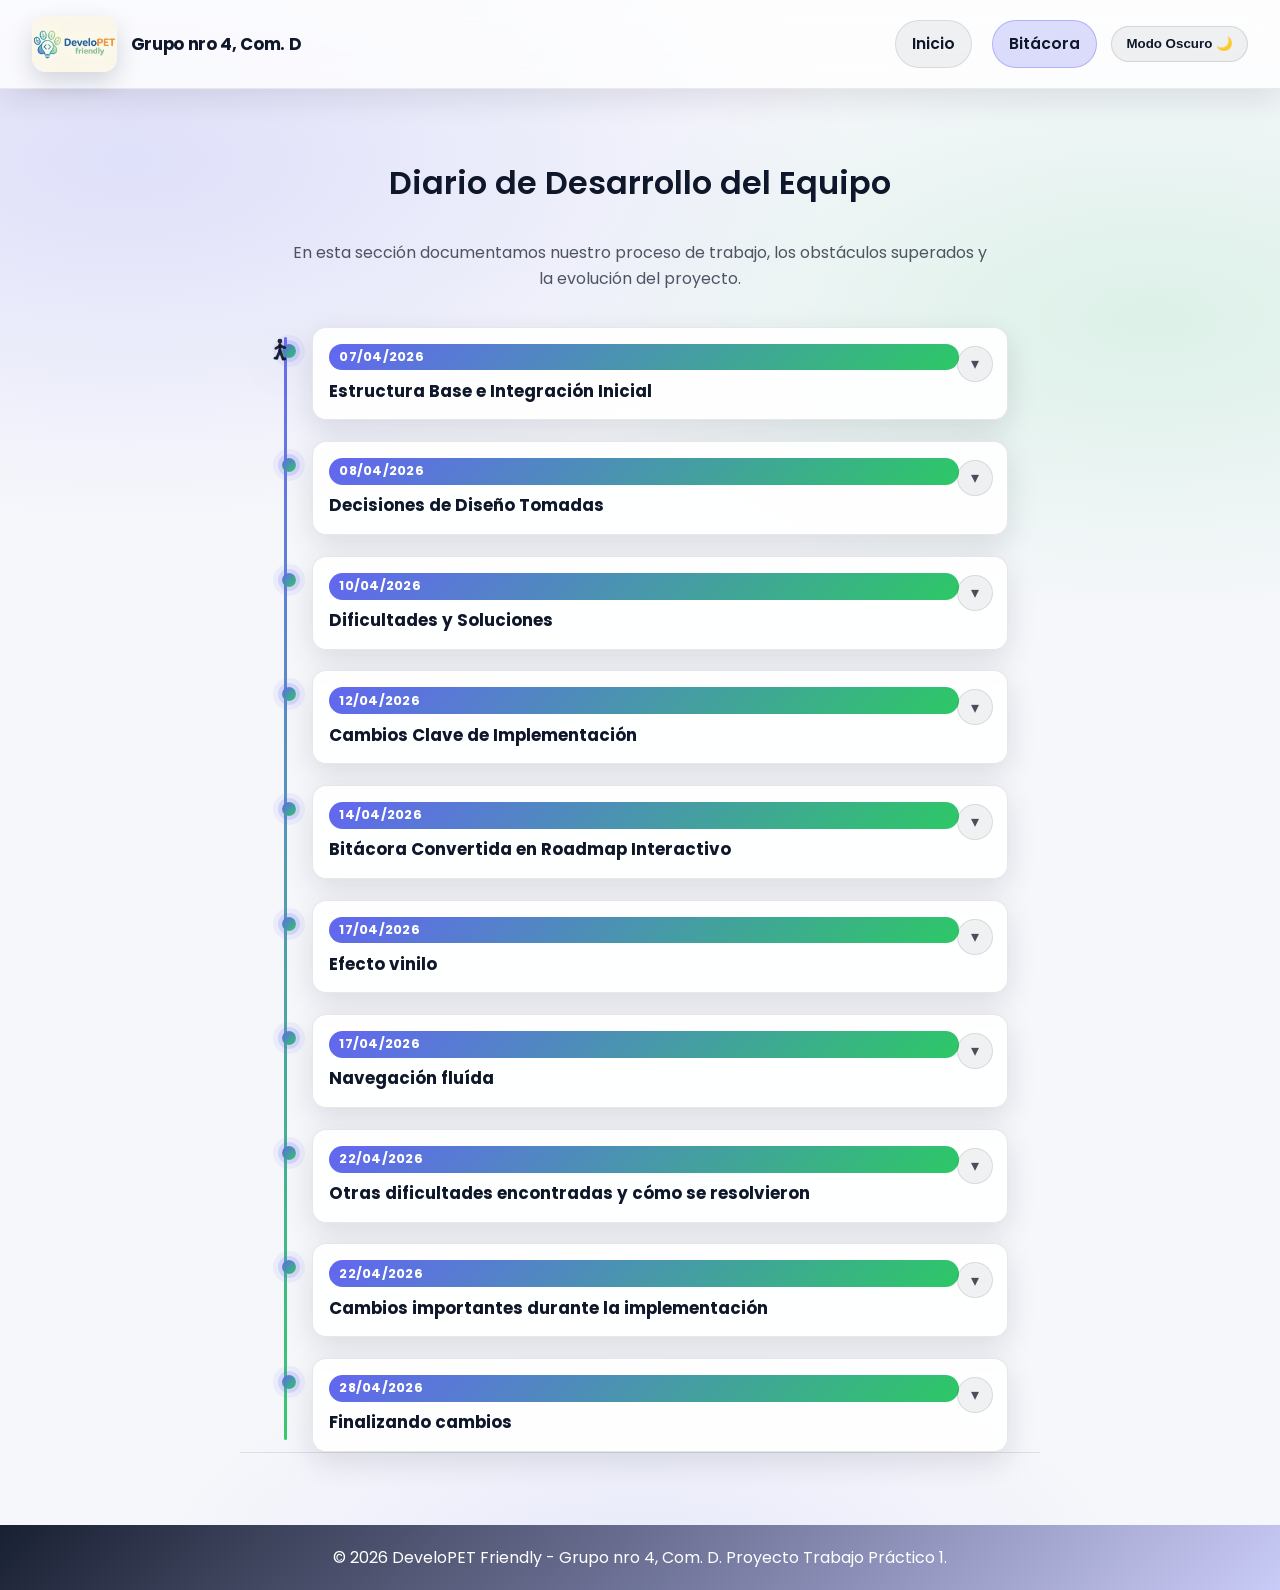
<file: bitacora.html>
<!DOCTYPE html>
<html lang="es">
<head>
    <meta charset="UTF-8">
    <meta name="viewport" content="width=device-width, initial-scale=1.0">
    <title>Bitácora de Desarrollo - DeveloPET Friendly - Grupo nro 4, Com. D</title>
    <link rel="preconnect" href="https://fonts.googleapis.com">
    <link rel="preconnect" href="https://fonts.gstatic.com" crossorigin>
    <link href="https://fonts.googleapis.com/css2?family=Poppins:wght@300;400;500;600;700&family=Roboto:wght@400;700&display=swap" rel="stylesheet">
    <link rel="stylesheet" href="css/styles.css">
</head>
<body class="page-bitacora">
    <header class="site-header">
        <div class="site-brand">
            <a class="brand" href="index.html" aria-label="Ir al inicio">
                <img src="img/logodev.jpeg" alt="Logo DeveloPET Friendly">
                <span class="brand-title">Grupo nro 4, Com. D</span>
           </a>
        </div>
        
        <nav class="site-nav" aria-label="Navegación principal">
            <ul class="site-links">
                <li><a href="index.html">Inicio</a></li>
                <li><a href="bitacora.html" aria-current="page">Bitácora</a></li>
            </ul>
            <button id="btn-theme" type="button">Modo Oscuro</button>
        </nav>
    </header>

    <main>
        <section class="section bitacora-container">
            <h2>Diario de Desarrollo del Equipo</h2>
            <p class="lead">En esta sección documentamos nuestro proceso de trabajo, los obstáculos superados y la evolución del proyecto.</p>

            <section class="roadmap" aria-label="Roadmap de la bitácora">




                <details class="roadmap-step">
                    <summary class="roadmap-summary">
                        <span class="roadmap-date">07/04/2026</span>
                        <span class="roadmap-title"> Estructura Base e Integración Inicial</span>
                    </summary>
                    <div class="roadmap-content">
                        <p>Creación del repositorio inicial y estructuración de los directorios (css, img, js). Inicio del archivo README. </p>
                    </div>
                </details>

               <details class="roadmap-step">
                    <summary class="roadmap-summary">
                        <span class="roadmap-date">08/04/2026</span>
                        <span class="roadmap-title">Decisiones de Diseño Tomadas </span>
                    </summary>
                    <div class="roadmap-content">
                        <p>Unificamos perfiles bajo la temática "DeveloPET Friendly" y elegimos CSS Grid para una portada más ordenada, con mejor control responsive en tarjetas y columnas.</p>
                    </div>
                </details>


                <details class="roadmap-step">
                    <summary class="roadmap-summary">
                        <span class="roadmap-date">10/04/2026</span>
                        <span class="roadmap-title">Dificultades y Soluciones</span>
                    </summary>
                    <div class="roadmap-content">
                        <p>Integramos archivos e imágenes en una estructura única, consolidamos estilos en `styles.css` con variables CSS y definimos un nav global fijo para navegación consistente.</p>
                    </div>
                </details>

                <details class="roadmap-step">
                    <summary class="roadmap-summary">
                        <span class="roadmap-date">12/04/2026</span>
                        <span class="roadmap-title">Cambios Clave de Implementación</span>
                    </summary>
                    <div class="roadmap-content">
                        <p>Migramos los perfiles al repositorio local, reemplazamos enlaces externos por navegación interna y refactorizamos el CSS con apoyo de IA para mejorar limpieza y mantenibilidad.</p>
                    </div>
                </details>

                <details class="roadmap-step">
                    <summary class="roadmap-summary">
                        <span class="roadmap-date">14/04/2026</span>
                        <span class="roadmap-title">Bitácora Convertida en Roadmap Interactivo</span>
                    </summary>
                    <div class="roadmap-content">
                        <p>Transformamos la bitácora en un roadmap visual con pasos por fecha, tooltips en hover/focus y ajustes responsive para mobile, mejorando la experiencia y la claridad del progreso del proyecto.</p>
                    </div>
                </details>




          <details class="roadmap-step">
                    <summary class="roadmap-summary">
                        <span class="roadmap-date">17/04/2026</span>
                        <span class="roadmap-title">Efecto vinilo</span>
                    </summary>
                    <div class="roadmap-content">
                        <p>En portafolio de Braian se agregaron detalles inmersivos como el efecto "vinilo" en las secciones de discos musicales, carruseles interactivos y un roadmap temporal..</p>
                    </div>
                </details>


          <details class="roadmap-step">
                    <summary class="roadmap-summary">
                        <span class="roadmap-date">17/04/2026</span>
                        <span class="roadmap-title">Navegación fluída</span>
                    </summary>
                    <div class="roadmap-content">
                        <p>Para cumplir con el requerimiento de no obligar al usuario a usar el botón "Atrás"del navegador, implementamos un menú hamburguesa desplegable nativo (Vanilla JS) y botones flotantes de "Volver al Inicio".</p>
                    </div>
                </details>


          <details class="roadmap-step">
                    <summary class="roadmap-summary">
                        <span class="roadmap-date">22/04/2026</span>
                        <span class="roadmap-title">Otras dificultades encontradas y cómo se resolvieron</span>
                    </summary>
                    <div class="roadmap-content">
                        <p>Durante la integración de los menús hamburguesa y los carruseles, enfrentamos problemas de desbordamiento. Se resolvió reajustando los breakpoints globales a 400px, 900px y 1200px para garantizar la visualización en móviles y tablets.</p>
                    </div>
                </details>

         <details class="roadmap-step">
                    <summary class="roadmap-summary">
                        <span class="roadmap-date">22/04/2026</span>
                        <span class="roadmap-title">Cambios importantes durante la implementación</span>
                    </summary>
                    <div class="roadmap-content">
                        <p>Se refactorizó el código de las cabeceras en los distintos HTML, asegurando que todos los perfiles tuvieran el menú colapsable funcional (dropdown). Se ajustó la lógica en JavaScript con EventListeners para que los menús móviles se cierren automáticamente al tocar enlaces ancla internos, mejorando la UX.</p>
                    </div>
                </details>

           <details class="roadmap-step">
                    <summary class="roadmap-summary">
                        <span class="roadmap-date">28/04/2026</span>
                        <span class="roadmap-title">Finalizando cambios</span>
                    </summary>
                    <div class="roadmap-content">
                        <p>Actualización del archivo README con los últimos cambios, agregando capturas de pantalla.</p>
                    </div>
                </details>
      

    </section>
        </section>
    </main>

    <footer>
        <p>&copy; 2026 DeveloPET Friendly - Grupo nro 4, Com. D. Proyecto Trabajo Práctico 1.</p>
    </footer>

    <script src="js/main.js"></script>
</body>
</html>
</file>
<file: css/styles.css>
/* =========================================
   1. RESET Y VARIABLES GLOBALES
   ========================================= */
* {
    margin: 0;
    padding: 0;
    box-sizing: border-box;
}

:root {
    /* Variables generales y del Index/Bitácora */
    --bg-color: #f6f7fb;
    --text-color: #0f172a;
    --header-bg: rgba(255, 255, 255, 0.78);
    --card-bg: rgba(255, 255, 255, 0.9);
    --primary-color: #0f172a;
    --hover-color: #111827;
    --secondary-color: #6366f1;

    /* Variables del portafolio individual */
    --accent-color: #22c55e;
    --light-bg: rgba(15, 23, 42, 0.04);
    --white: #ffffff;
    --shadow: 0 10px 30px rgba(15, 23, 42, 0.12);
    --transition: all 0.25s ease;
    --radius: 16px;
}

/* Variables para el Modo Oscuro */
body.dark-mode {
    --bg-color: #0b1020;
    --text-color: #e7eaf3;
    --header-bg: rgba(17, 24, 39, 0.72);
    --card-bg: rgba(17, 24, 39, 0.85);
    --primary-color: #6366f1;
    --hover-color: #4f46e5;
    --secondary-color: #6366f1;
    --light-bg: rgba(231, 234, 243, 0.06);
    --white: #0f172a;
}

/* =========================================
   2. ESTILOS BASE Y ESTRUCTURA (STICKY FOOTER)
   ========================================= */
body {
    font-family: 'Poppins', 'Roboto', sans-serif;
    /* Poppins principal, Roboto fallback */
    background-color: var(--bg-color);
    background-image:
        radial-gradient(1200px 600px at 10% 10%, rgba(99, 102, 241, 0.16), transparent 60%),
        radial-gradient(1000px 500px at 90% 20%, rgba(34, 197, 94, 0.12), transparent 60%),
        radial-gradient(900px 450px at 50% 100%, rgba(99, 102, 241, 0.10), transparent 55%);
    color: var(--text-color);
    line-height: 1.6;
    transition: background-color 0.3s ease, color 0.3s ease;

    /* Sticky Footer: Empuja el footer siempre abajo */
    min-height: 100vh;
    display: flex;
    flex-direction: column;
}

main {
    flex: 1;
    /* Ocupa el espacio restante */
    padding: 1.5rem 0 2.5rem;
}

.page-bitacora .lead {
    text-align: center;
    margin: 1rem auto 2rem;
    max-width: 70ch;
    color: rgba(15, 23, 42, 0.72);
}

body.dark-mode.page-bitacora .lead {
    color: rgba(231, 234, 243, 0.76);
}

.page-home main,
.page-bitacora main {
    padding-top: 2.25rem;
}

body.page-braian {
    --bg: #0b0f1a;
    --bg-2: #131a2b;
    --accent: #00e5ff;
    --accent-2: #7a29ff;
    --text: #e6f1ff;
    background: radial-gradient(1200px 600px at 20% 0%, #0f1730 0%, var(--bg) 60%) fixed,
        linear-gradient(160deg, var(--bg-2), var(--bg));
    color: var(--text);
    font-family: "Ubuntu", system-ui, -apple-system, "Segoe UI", Roboto, "Helvetica Neue", Arial, "Noto Sans", "Apple Color Emoji", "Segoe UI Emoji";
    overflow-x: hidden;
}

body.page-braian main {
    padding: 0;
}

body.page-braian .album-carousel {
    width: min(560px, 100%);
    margin: 0 auto;
    border-radius: 18px;
    overflow: hidden;
    border: 1px solid rgba(0, 229, 255, 0.12);
    box-shadow: 0 12px 30px rgba(0, 0, 0, 0.35);
    background: rgba(11, 15, 26, 0.55);
}

body.page-braian .album-carousel .carousel-item {
    min-height: clamp(260px, 62vw, 420px);
}

body.page-braian .album-carousel .album-slide {
    min-height: clamp(260px, 62vw, 420px);
    display: flex;
    align-items: center;
    justify-content: center;
    padding: 18px 0 78px;
}

body.page-braian .album-carousel .album-cover {
    width: auto;
    height: auto;
    max-width: 82%;
    max-height: clamp(240px, 58vw, 380px);
    border-radius: 16px;
    object-fit: contain;
    box-shadow: 0 18px 45px rgba(0, 0, 0, 0.35);
}

body.page-braian .album-carousel .vinyl-card {
    --vinyl-size: clamp(240px, 68vw, 380px);
    width: var(--vinyl-size);
    height: var(--vinyl-size);
    position: relative;
    display: grid;
    place-items: center;
    cursor: pointer;
    user-select: none;
    border-radius: 18px;
    outline: none;
}

body.page-braian .album-carousel .vinyl-card:focus-visible {
    outline: 3px solid rgba(0, 229, 255, 0.35);
    outline-offset: 6px;
}

body.page-braian .album-carousel .vinyl-disc {
    position: absolute;
    inset: 0;
    display: grid;
    place-items: center;
    z-index: 1;
    transform: translateX(-18%);
    transition: transform 0.35s ease;
}

body.page-braian .album-carousel .vinyl-disc__surface {
    width: 88%;
    height: 88%;
    border-radius: 999px;
    background:
        radial-gradient(circle at 40% 35%, rgba(255, 255, 255, 0.20), rgba(0, 0, 0, 0) 42%),
        repeating-radial-gradient(circle, rgba(255, 255, 255, 0.06) 0 2px, rgba(0, 0, 0, 0.92) 2px 6px),
        radial-gradient(circle, rgba(0, 0, 0, 0.96) 0 58%, rgba(10, 12, 18, 1) 72%, rgba(0, 0, 0, 1) 100%);
    box-shadow: 0 18px 50px rgba(0, 0, 0, 0.45);
    position: relative;
    transform-origin: center;
}

body.page-braian .album-carousel .vinyl-disc__surface::before {
    content: "";
    position: absolute;
    inset: 38%;
    border-radius: 999px;
    background: radial-gradient(circle at 35% 35%, rgba(0, 229, 255, 0.35), rgba(122, 41, 255, 0.22));
    border: 1px solid rgba(231, 234, 243, 0.18);
    box-shadow: 0 0 0 6px rgba(0, 0, 0, 0.35);
}

body.page-braian .album-carousel .vinyl-disc__surface::after {
    content: "";
    position: absolute;
    inset: 49.5%;
    border-radius: 999px;
    background: rgba(231, 234, 243, 0.85);
    box-shadow: 0 0 0 10px rgba(0, 0, 0, 0.22);
}

body.page-braian .album-carousel .vinyl-cover {
    position: relative;
    z-index: 2;
    width: 84%;
    max-width: none;
    max-height: 90%;
    transition: transform 0.35s ease, box-shadow 0.35s ease;
    will-change: transform;
}

body.page-braian .album-carousel .vinyl-card.is-active .vinyl-cover,
body.page-braian .album-carousel .vinyl-card:hover .vinyl-cover,
body.page-braian .album-carousel .vinyl-card:focus-visible .vinyl-cover {
    transform: translateX(16%);
    box-shadow: 0 22px 60px rgba(0, 0, 0, 0.45);
}

body.page-braian .album-carousel .vinyl-card.is-active .vinyl-disc,
body.page-braian .album-carousel .vinyl-card:hover .vinyl-disc,
body.page-braian .album-carousel .vinyl-card:focus-visible .vinyl-disc {
    transform: translateX(-34%);
}

body.page-braian .album-carousel .vinyl-card.is-active .vinyl-disc__surface,
body.page-braian .album-carousel .vinyl-card:hover .vinyl-disc__surface,
body.page-braian .album-carousel .vinyl-card:focus-visible .vinyl-disc__surface {
    animation: vinyl-spin 1.55s linear infinite;
}

@keyframes vinyl-spin {
    to {
        transform: rotate(360deg);
    }
}

@media (prefers-reduced-motion: reduce) {
    body.page-braian .album-carousel .vinyl-card.is-active .vinyl-disc__surface,
    body.page-braian .album-carousel .vinyl-card:hover .vinyl-disc__surface,
    body.page-braian .album-carousel .vinyl-card:focus-visible .vinyl-disc__surface {
        animation: none;
    }
}

body.page-braian .album-carousel .carousel-caption {
    left: 0;
    right: 0;
    bottom: 0;
    padding: 18px 20px;
    text-align: left;
    background: linear-gradient(180deg, rgba(11, 15, 26, 0) 0%, rgba(11, 15, 26, 0.82) 72%, rgba(11, 15, 26, 0.92) 100%);
}

/*==================================
   PORTAFOLIOS INDIVIDUAL (VERÓNICA)
  ==================================*/

body.page-veronica {
    font-family: "EB Garamond", serif;
    font-size: 1.2rem;
    margin: 0;
    padding: 20px;
    color: #333;
    background-image: url("../img/fondo.png");
    background-repeat: repeat;
    background-size: 700px;
}

body.page-veronica::before {
    content: "";
    position: fixed;
    inset: 0;
    background-color: rgba(255, 255, 255, 0.7);
    z-index: -1;
}

body.page-veronica .contenedor {
    max-width: 1300px;
    margin: 0 auto;
    padding: 0.5rem;
}

body.page-veronica main {
    padding: 0;
}

body.page-veronica header h1 {
    font-family: "Delius Unicase", cursive;
}

body.page-veronica header,
body.page-veronica footer {
    background-color: #457272;
    color: #ffffff;
    text-align: center;
    padding: 1rem;
}

body.page-veronica footer {
    margin-top: 0;
    background: #457272;
}

body.page-veronica nav {
    position: sticky;
    top: 0;
    z-index: 50;
}

body.page-veronica nav ul {
    display: flex;
    justify-content: space-around;
    list-style: none;
    background-color: #3c6e71;
    padding: 0.5rem;
    margin: 0;
}

body.page-veronica nav ul li a {
    color: #ffffff;
    text-decoration: none;
    margin: 0 1rem;
    font-size: 1.2rem;
    transition: color 0.3s ease;
}

body.page-veronica nav ul li a:hover {
    color: #d9d9d9;
}

body.page-veronica .menu-toggle {
    display: none;
    background: none;
    border: none;
    color: white;
    font-size: 2rem;
    cursor: pointer;
    padding: 10px 15px;
}

body.page-veronica section {
    margin-bottom: 2rem;
    scroll-margin-top: 50px;
}

body.page-veronica h2 {
    font-size: 1.2rem;
    border: 2px solid #747976;
    padding: 2px;
    background-color: #dce4df;
    margin: 20px 0;
    text-indent: 5px;
    transition: filter 0.3s ease;
}

body.page-veronica h2:hover {
    filter: brightness(1.2) contrast(1.3) saturate(1.5);
}

body.page-veronica .icono-h2 {
    width: 24px;
    height: 24px;
    vertical-align: middle;
    margin-right: 8px;
    display: inline-block;
}

body.page-veronica img {
    max-width: 100%;
    height: auto;
    display: block;
}

body.page-veronica .sobre-mi-contenido {
    display: flex;
    align-items: center;
    gap: 30px;
}

body.page-veronica .sobre-mi-contenido img {
    max-width: 200px;
    height: auto;
    border-radius: 100px;
    flex-shrink: 0;
    transition: transform 0.5s ease;
}

body.page-veronica .sobre-mi-contenido img:hover {
    transform: rotate(360deg);
}


body.page-veronica .sobre-mi-contenido p {
    margin: 0;
    font-size: 1.5rem;
    align-self: center;
    text-align: justify;
}

body.page-veronica .tarjetas-container {
    display: flex;
    gap: 10rem;
    justify-content: center;
    flex-wrap: wrap;
    width: 100%;
}

body.page-veronica .peliculas-container {
    display: flex;
    gap: 5rem;
    justify-content: center;
    flex-wrap: wrap;
    width: 100%;
}

body.page-veronica .tarjeta,
body.page-veronica .pelicula {
    background-color: rgba(191, 214, 211, 0.3);
    padding: 2rem;
    border-radius: 8px;
    margin-bottom: 20px;
    transition: transform 0.3s ease;
    text-align: justify;
}

body.page-veronica .pelicula {
    display: flex;
    flex-direction: column;
    justify-content: flex-start;
    align-items: center;
    gap: 0.5rem;
    flex-wrap: wrap;
    max-width: 500px;
    flex: 1 1 250px;
}

body.page-veronica .tarjeta {
    display: flex;
    flex-direction: row;
    align-items: center;
    gap: 1rem;
    max-width: 500px;
}

body.page-veronica .tarjeta:hover,
body.page-veronica .pelicula:hover {
    transform: scale(1.05);
}

body.page-veronica .pelicula h3 {
    align-self: center;
    margin-bottom: 0;
}

body.page-veronica .pelicula img {
    max-width: 60%;
    align-self: center;
}

body.page-veronica .tarjeta img {
    max-width: 40%;
}

body.page-veronica #mi-manada .manada-contenedor {
    display: flex;
    justify-content: space-around;
    gap: 1.875rem;
    flex-wrap: wrap;
}

body.page-veronica #mi-manada .mascota {
    text-align: center;
    position: relative;
}

body.page-veronica #mi-manada .mascota img {
    width: 11rem;
    height: 14rem;
    border-radius: 1rem;
    /* esquinas suaves */
}

body.page-veronica #mi-manada .mascota p {
    margin-top: 0.5rem;
}

body.page-veronica #mi-manada .mascota img.latido {
    animation: latido 1s ease;
    box-shadow: 0 0 20px rgba(13, 212, 73, 0.6);
}

@keyframes latido {
    0% {
        transform: scale(1);
    }

    50% {
        transform: scale(1.2);
    }

    100% {
        transform: scale(1);
    }
}

.patita {
    position: absolute;
    font-size: 2.5rem;
    pointer-events: none;
    animation: flotar 1s ease forwards;
    text-shadow: 0 0 8px black;
    opacity: 1;
}

@keyframes flotar {
    0% {
        opacity: 1;
        transform: translateY(0) scale(1.2);
        /* 👈 arranca más visible */
    }

    20% {
        opacity: 1;
    }

    100% {
        opacity: 0;
        transform: translateY(-50px) scale(1.5);
    }
}

body.page-veronica form {
    display: flex;
    flex-direction: column;
    max-width: 300px;
    margin: 0 auto;
}

body.page-veronica form input,
body.page-veronica form button {
    margin: 0.5rem 0;
    padding: 0.5rem;
    font-family: inherit;
    font-size: 1rem;
}

body.page-veronica form button,
body.page-veronica button {
    background-color: #3c6e71;
    color: #ffffff;
    border: none;
    cursor: pointer;
    transition: background-color 0.3s ease;
}

body.page-veronica form button:hover,
body.page-veronica button:hover {
    background-color: #2f4f4f;
}

body.page-veronica footer .social-icons {
    margin: 1rem 0;
}

body.page-veronica footer .social-icons a {
    display: inline-block;
    margin: 0 1.5rem;
    transition: transform 0.3s ease, filter 0.3s ease;
}

body.page-veronica footer .social-icons img {
    width: 2rem;
    height: 2rem;
}

body.page-veronica footer .social-icons a:hover {
    transform: scale(1.3);
    filter: brightness(1.2);
}

/*BREAKPOINTS*/

@media (max-width: 900px) {

    body.page-veronica .menu-toggle {
        display: block;
        width: 100%;
        text-align: right;
        background-color: #3c6e71;
    }

    body.page-veronica nav ul {
        display: none;
        flex-direction: column;
        align-items: center;
        background-color: #3c6e71;
        width: 100%;
        padding: 10px 0;
    }

    body.page-veronica nav ul.show {
        display: flex;
    }

    body.page-veronica nav ul li {
        margin: 10px 0;
    }

    body.page-veronica {
        padding: 10px;
    }

    body.page-veronica .contenedor {
        max-width: 100%;
        padding: 10px;
    }

    body.page-veronica h1 {
        font-size: 1.5rem;
    }

    body.page-veronica h2 {
        font-size: 1.2rem;
    }

    body.page-veronica h3 {
        font-size: 1.2rem;
    }

    
    body.page-veronica nav ul li a {
        font-size: 1rem;
    }

    body.page-veronica section {
        scroll-margin-top: 90px;
    }

    body.page-veronica .sobre-mi-contenido {
        flex-direction: column;
        text-align: justify;
    }

    body.page-veronica .sobre-mi-contenido img {
        max-width: 150px;
        margin-bottom: 10px;
    }

    body.page-veronica .sobre-mi-contenido p {
        font-size: 1.1rem;
        text-align: justify;
    }

    body.page-veronica .tarjetas-container {
        gap: 1rem;
    }

    body.page-veronica .tarjeta {
        flex-direction: column;
        text-align: justify;
    }

    body.page-veronica .tarjeta img {
        width: 100%;
        max-width: 250px;
        height: auto;
    }

    body.page-veronica .peliculas-container {
        gap: 1.5rem;
    }

    body.page-veronica footer .social-icons a {
        margin: 0 0.3rem;
    }

    body.page-veronica footer .social-icons img {
        width: 1.5rem;
        height: 1.5rem;
    }
}

@media (max-width: 400px) {
   body.page-veronica h1{
      font-size:1.2rem;
   }
}

@media (min-width: 1200px) {
   body.page-veronica .contenedor{
      max-width:1300px;
   }
}

/*=================================
   PORTAFOLIOS INDIVIDUAL (MAILÉN)
  =================================*/


body.page-mailen {
    font-family: "Roboto", sans-serif;
    line-height: 1.6;
    margin: 5px;
    color: #e0e0e0;
    background-color: #0b0218;
    background-image: none;
}

body.page-mailen main {
    padding: 0;
}

body.page-mailen h1 {
    text-align: center;
    margin-top: 20px;
    color: #9057b9;
}

body.page-mailen nav {
    position: sticky;
    top: 0;
    margin: 0;
    margin-bottom: 20px;
    z-index: 100;
    width: 100%;
    background-color: #190534;
}

body.page-mailen nav ul {
    display: flex;
    justify-content: center;
    list-style: none;
    background-color: #190534;
    padding: 1rem;
    margin: 0;
}

body.page-mailen nav a {
    color: #e0e0e0;
    text-decoration: none;
    margin: 0 15px;
    transition: color 0.3s ease;
    background: none;
    border: 0;
    padding: 0;
    border-radius: 0;
    box-shadow: none;
    display: inline;
    font-weight: 400;
}

body.page-mailen .nav-hamburguesa {
    display: none;
    background: none;
    border: none;
    color: #e0e0e0;
}

body.page-mailen nav a:hover {
    color: #9057b9;
}

body.page-mailen #sobre-mi {
    text-align: center;
    padding: 1rem 1rem;
    max-width: 50rem;
    margin: 0 auto;
}

body.page-mailen h2 {
    font-size: 2rem;
    color: #9057b9;
    margin-left: 2rem;
    margin-bottom: 1rem;
}

body.page-mailen #sobre-mi img {
    width: 200px;
    height: 250px;
    border-radius: 50%;
    border: 5px solid #9057b9;
    object-fit: cover;
    margin-bottom: 1rem;
}

body.page-mailen #sobre-mi p {
    font-size: 1.2rem;
    line-height: 1.5;
    color: #e0e0e0;
}

body.page-mailen .flex-tarjetas-proyectos,
body.page-mailen .flex-tarjetas-peliculas,
body.page-mailen .flex-tarjetas-discos {
    display: flex;
    flex-wrap: nowrap;
    gap: 10px;
    justify-content: space-around;
    margin-bottom: 30px;
    padding: 20px;
}

body.page-mailen #discos .tarjeta p {
    text-align: center;
}

body.page-mailen .tarjeta {
    background: rgb(219, 205, 225);
    color: #190534;
    border-radius: 10px;
    padding: 15px;
    width: 100%;
    max-width: 20rem;
    box-shadow: 0 4px 15px rgba(191, 152, 219, 0.4);
    transition: transform 0.3s ease;
}

body.page-mailen .tarjeta p {
    margin-top: 10px;
    font-size: 1rem;
    color: #582d90;
    padding: 0;
}

body.page-mailen .tarjeta:hover {
    transform: translateY(-10px);
    box-shadow: 0 4px 15px rgba(191, 152, 219, 0.4);
}

body.page-mailen .tarjeta img {
    width: 100%;
    height: 180px;
    object-fit: contain;
    border-radius: 6px;
    display: block
}



body.page-mailen #habilidades {
    padding: 3rem 1rem;
    text-align: center;
}

body.page-mailen .contenedor-tabla {
    max-width: 50rem;
    margin: auto;
    overflow-x: auto;
    padding: 10px;
}

body.page-mailen .tabla-habilidades {
    width: 100%;
    max-width: 50rem;
    border-collapse: collapse;
    background-color: #190534;
    color: #e0e0e0;
}

body.page-mailen .tabla-habilidades th {
    background-color: #9057b9;
    color: #ffffff;
    font-weight: bold;
    text-transform: uppercase;
}

body.page-mailen .tabla-habilidades th,
body.page-mailen .tabla-habilidades td {
    padding: 1rem;
    text-align: center;
    border: 1px solid #9057b9;
}

body.page-mailen #contacto {
    padding: 3rem 1rem;
    text-align: center;
}

body.page-mailen form {
    display: flex;
    flex-direction: column;
    max-width: 30rem;
    margin: 0 auto;
    background-color: #2f0c5ce6;
    padding: 2rem;
    border-radius: 8px;
    box-shadow: 0 4px 15px rgba(191, 152, 219, 0.4);
    text-align: left;
}

body.page-mailen label {
    color: #e0e0e0;
    margin-bottom: 0.5rem;
    font-weight: bold;
}

body.page-mailen input,
body.page-mailen textarea {
    margin-bottom: 1.5rem;
    padding: 10px;
    border: 1px solid #9057b9;
    border-radius: 4px;
    background-color: rgba(255, 255, 255, 0.773);
    color: #190534;
    font-size: 1rem;
    font-family: inherit;
}

body.page-mailen .btn-enviar {
    background-color: #27ae60;
    color: #ffffff;
    border: none;
    padding: 10px;
    cursor: pointer;
    border-radius: 8px;
    font-weight: bold;
    transition: background-color 0.3s ease;
}

body.page-mailen .btn-enviar:hover {
    background-color: #219150;
}

body.page-mailen footer {
    text-align: center;
    padding: 20px;
    background-color: #190534;
    color: #ffffff;
    margin-top: 0;
}

/* Validación del formulario */
body.page-mailen .input-error {
    border: 2px solid #e74c3c;
    background-color: rgba(231, 76, 60, 0.08);
    color: #cfe8ff;
}

body.page-mailen .input-ok {
    border: 2px solid #27ae60;
    background-color: rgba(39, 174, 96, 0.08);
    color: #cfe8ff;
}

body.page-mailen .msg-error {
    color: #e74c3c;
    font-size: 0.85rem;
    margin-bottom: 0.5rem;
    display: block;
}

body.page-mailen .form-exito {
    color: #27ae60;
    font-weight: bold;
    margin-top: 1rem;
    font-size: 1rem;
}

body.page-mailen section {
    scroll-margin-top: 60px;
}

@media (max-width: 900px) {
    body.page-mailen nav ul {
        display: none;
        flex-direction: column;
        align-items: center;
        gap: 10px;
        padding: 10px;
    }

    body.page-mailen .nav-hamburguesa {
        display: block;
        font-size: 1.8rem;
        cursor: pointer;
        padding: 0.8rem 1rem;
        width: 100%;
        text-align: right;
        transition: color 0.3s ease;
    }

    
    body.page-mailen .nav-hamburguesa:hover {
    color: #9057b9;
}

    body.page-mailen nav ul.nav-abierto {
        display: flex;
    }

    body.page-mailen nav ul li a {
        display: block;
        padding: 0.5rem 0;
    }

     body.page-mailen h2 {
        margin-left: 0;
        text-align: center;
    }

    body.page-mailen .tabla-habilidades th,
    body.page-mailen .tabla-habilidades td {
        padding: 0.5rem 0.2rem;
        font-size: 0.85rem;
        word-wrap: break-word;
    }

    body.page-mailen .flex-tarjetas-proyectos,
    body.page-mailen .flex-tarjetas-peliculas, 
    body.page-mailen .flex-tarjetas-discos {
        flex-direction: row;
        align-items: center;
        flex-wrap: wrap;
    }

}

@media (max-width: 400px) {
    body.page-mailen h1 {
        font-size: 1.5rem;
    }

    body.page-mailen h2 {
        font-size: 1.3rem;
        margin-left: 0;
        text-align: center;
    }

    body.page-mailen .tarjeta p {
        font-size: 0.85rem;
    }

    body.page-mailen .tarjeta h3 {
        font-size: 0.85rem;
    }

    body.page-mailen nav ul li a {
        font-size: 1rem;
    }
}

/*================================
   PORTAFOLIOS INDIVIDUAL (BRAIAN)
  ================================*/

body.page-braian a {
    color: var(--accent);
    text-decoration: none;
}

body.page-braian a:hover {
    color: #9af8ff;
}

body.page-braian a:focus-visible {
    outline: 3px solid rgba(0, 229, 255, 0.35);
    outline-offset: 3px;
    border-radius: 10px;
}

body.page-braian header .brand-title {
    color: var(--text);
}

body.page-braian .navbar {
    backdrop-filter: saturate(140%) blur(6px);
    border-bottom: 1px solid rgba(122, 41, 255, 0.25);
    box-shadow: 0 0 0 1px rgba(0, 229, 255, 0.06) inset, 0 6px 30px rgba(0, 0, 0, 0.35);
}

body.page-braian .navbar .nav-link {
    font-weight: 500;
}

body.page-braian .navbar .nav-link.active,
body.page-braian .navbar .nav-link:hover {
    color: var(--accent);
}

body.page-braian section {
    padding-top: 4rem;
    padding-bottom: 4rem;
    scroll-margin-top: 84px;
}

body.page-braian section h2 {
    font-weight: 700;
    letter-spacing: 0.5px;
    color: var(--text);
    text-shadow: 0 0 8px rgba(0, 229, 255, 0.5), 0 0 18px rgba(122, 41, 255, 0.35);
}

body.page-braian .card.bg-dark {
    background-color: #0f1a2b !important;
    border: 1px solid rgba(0, 229, 255, 0.12);
    box-shadow: 0 10px 24px rgba(0, 0, 0, 0.35);
}

body.page-braian .card.bg-dark .card-title {
    color: var(--text);
}

body.page-braian .card.bg-dark .card-text {
    color: #cfe8ff;
}

body.page-braian .card.bg-dark:hover {
    transform: translateY(-4px);
    transition: transform .2s ease;
    border-color: rgba(122, 41, 255, 0.35);
}

body.page-braian .badge-accent {
    background: linear-gradient(45deg, var(--accent), var(--accent-2));
    color: #0b0f1a;
}

body.page-braian .table-dark {
    --bs-table-bg: #0f1a2b;
    --bs-table-striped-bg: #0c1422;
    --bs-table-striped-color: var(--text);
    --bs-table-color: var(--text);
}

body.page-braian .footer {
    border-top: 1px solid rgba(0, 229, 255, 0.1);
    background: #0b0f1a;
    color: #c9e6ff;
}

body.page-braian .avatar {
    border: 2px solid rgba(0, 229, 255, 0.25);
    box-shadow: 0 0 20px rgba(122, 41, 255, 0.25);
}

@media (max-width: 576px) {
    body.page-braian header img {
        max-height: 56px !important;
        height: auto !important;
        width: auto;
    }

    body.page-braian header .brand-title {
        font-size: 1rem;
    }

    body.page-braian .navbar .navbar-brand span {
        font-size: 1rem;
    }

    body.page-braian section {
        padding-top: 2rem;
        padding-bottom: 2rem;
        scroll-margin-top: 72px;
    }

    body.page-braian #habilidades .table {
        font-size: 0.9rem;
    }

    body.page-braian #contacto .btn {
        width: 100%;
    }
}

@media (min-width: 577px) and (max-width: 768px) {
    body.page-braian header img {
        max-height: 72px;
    }

    body.page-braian section {
        padding-top: 3rem;
        padding-bottom: 3rem;
    }
}

a {
    color: inherit;
}

a:focus-visible,
button:focus-visible {
    outline: 3px solid rgba(99, 102, 241, 0.55);
    outline-offset: 3px;
    border-radius: 12px;
}

body:not(.page-braian) .container {
    max-width: 1200px;
    margin: 0 auto;
    padding: 0 20px;
    width: 100%;
}

.section {
    padding: 4rem 0;
    border-bottom: 1px solid rgba(0, 0, 0, 0.1);
}

.section h2 {
    text-align: center;
    margin-bottom: 2rem;
    color: var(--primary-color);
    font-size: 2rem;
    font-weight: 600;
}

/* =========================================
   3. CABECERA (HEADER) Y NAVEGACIÓN
   ========================================= */
.site-header {
    display: flex;
    justify-content: space-between;
    align-items: center;
    background-color: var(--header-bg);
    padding: 1rem 2rem;
    box-shadow: 0 10px 30px rgba(15, 23, 42, 0.10);
    position: sticky;
    top: 0;
    z-index: 120;
    border-bottom: 1px solid rgba(15, 23, 42, 0.08);
    backdrop-filter: blur(14px);
}

/* Variante Header Portafolio (Clase .header) */
.header {
    display: flex;
    justify-content: center;
    /* Centra el logo en el portafolio */
    align-items: center;
    background-color: var(--primary-color);
    color: #ffffff;
    padding: 1rem 2rem;
    box-shadow: 0 10px 30px rgba(15, 23, 42, 0.10);
}

body.dark-mode .site-header {
    border-bottom-color: rgba(231, 234, 243, 0.10);
}

.site-brand {
    display: flex;
    align-items: center;
}

.brand {
    display: inline-flex;
    align-items: center;
    gap: 0.85rem;
    text-decoration: none;
    color: var(--text-color);
    font-weight: 700;
    letter-spacing: -0.02em;
}

.brand img {
    width: 85px;
    height: 56px;
    border-radius: 14px;
    object-fit: cover;
    box-shadow: 0 10px 24px rgba(15, 23, 42, 0.16);
}

.brand-title {
    font-size: 1.05rem;
}

.back-home {
    --back-home-gap: 10px;
    --back-home-pad-y: 10px;
    --back-home-pad-x: 12px;
    --back-home-icon: 34px;
    position: fixed;
    top: calc(14px + env(safe-area-inset-top));
    left: calc(14px + env(safe-area-inset-left));
    z-index: 10050;
    display: inline-flex;
    align-items: center;
    gap: var(--back-home-gap);
    padding: var(--back-home-pad-y) var(--back-home-pad-x);
    border-radius: 999px;
    text-decoration: none;
    color: var(--text-color);
    background: rgba(255, 255, 255, 0.78);
    border: 1px solid rgba(15, 23, 42, 0.12);
    box-shadow: 0 10px 26px rgba(15, 23, 42, 0.12);
    backdrop-filter: blur(12px);
    transition: transform 0.2s ease, background-color 0.2s ease, border-color 0.2s ease;
}

.back-home__icon {
    width: var(--back-home-icon);
    height: var(--back-home-icon);
    display: grid;
    place-items: center;
    border-radius: 999px;
    background: rgba(99, 102, 241, 0.18);
    border: 1px solid rgba(99, 102, 241, 0.22);
    font-weight: 800;
    line-height: 1;
}

.back-home__text {
    font-weight: 700;
    font-size: clamp(0.82rem, 2.8vw, 0.92rem);
}

.back-home:hover {
    transform: translateY(-1px);
    background-color: rgba(99, 102, 241, 0.14);
    border-color: rgba(99, 102, 241, 0.22);
}

body.dark-mode .back-home {
    background: rgba(17, 24, 39, 0.78);
    border-color: rgba(231, 234, 243, 0.12);
}

body.dark-mode .back-home__icon {
    background: rgba(99, 102, 241, 0.22);
    border-color: rgba(99, 102, 241, 0.28);
}

body.page-braian .back-home {
    background: rgba(11, 15, 26, 0.72);
    border-color: rgba(0, 229, 255, 0.18);
    color: var(--text);
}

body.page-mailen .back-home {
    background: rgba(25, 5, 52, 0.72);
    border-color: rgba(144, 87, 185, 0.25);
    color: #e0e0e0;
}

@media (max-width: 900px) {
    .back-home {
        top: calc(10px + env(safe-area-inset-top));
        left: calc(10px + env(safe-area-inset-left));
        --back-home-gap: 8px;
        --back-home-pad-y: 8px;
        --back-home-pad-x: 10px;
        --back-home-icon: 30px;
    }
}

@media (max-width: 420px) {
    .back-home {
        padding: 8px;
        gap: 0;
    }

    .back-home__text {
        display: none;
    }
}

#paw-rain {
    position: fixed;
    inset: 0;
    pointer-events: none;
    overflow: hidden;
    z-index: 9999;
}

.paw-print {
    position: absolute;
    top: -60px;
    left: 50%;
    font-size: var(--paw-size, 20px);
    opacity: var(--paw-opacity, 0.8);
    transform: translate3d(0, -40px, 0) rotate(var(--paw-rot, 0deg));
    filter: drop-shadow(0 12px 18px rgba(15, 23, 42, 0.20));
    animation: paw-fall var(--paw-duration, 1.2s) ease-in var(--paw-delay, 0s) forwards;
    will-change: transform, opacity;
}

body.dark-mode .paw-print {
    filter: drop-shadow(0 14px 22px rgba(0, 0, 0, 0.45));
}

@keyframes paw-fall {
    0% {
        transform: translate3d(0, -40px, 0) rotate(var(--paw-rot, 0deg));
        opacity: 0;
    }

    12% {
        opacity: var(--paw-opacity, 0.8);
    }

    100% {
        transform: translate3d(var(--paw-drift, 0px), calc(100vh + 120px), 0) rotate(calc(var(--paw-rot, 0deg) + 80deg));
        opacity: 0;
    }
}

@media (prefers-reduced-motion: reduce) {
    #paw-rain {
        display: none;
    }
}

#page-loader {
    position: fixed;
    inset: 0;
    display: flex;
    align-items: center;
    justify-content: center;
    background: rgba(15, 23, 42, 0.26);
    backdrop-filter: blur(10px);
    opacity: 0;
    pointer-events: none;
    transition: opacity 0.2s ease;
    z-index: 10000;
}

body.dark-mode #page-loader {
    background: rgba(2, 6, 23, 0.55);
}

#page-loader[data-visible="true"] {
    opacity: 1;
    pointer-events: auto;
}

body.is-loading {
    overflow: hidden;
}

.loader-panel {
    width: min(520px, calc(100vw - 40px));
    background: var(--card-bg);
    border: 1px solid rgba(15, 23, 42, 0.10);
    border-radius: var(--radius);
    box-shadow: var(--shadow);
    padding: 16px 16px 14px;
    position: relative;
    overflow: hidden;
}

body.dark-mode .loader-panel {
    border-color: rgba(231, 234, 243, 0.10);
}

.loader-scan {
    position: absolute;
    inset: -40% -40%;
    background: linear-gradient(135deg, transparent 44%, rgba(99, 102, 241, 0.14) 50%, transparent 56%);
    animation: loader-scan 1.35s linear infinite;
    opacity: 0.9;
}

.loader-top {
    display: flex;
    align-items: center;
    justify-content: space-between;
    gap: 12px;
    position: relative;
    z-index: 1;
}

.loader-dots {
    display: inline-flex;
    align-items: center;
    gap: 6px;
}

.loader-dot {
    width: 10px;
    height: 10px;
    border-radius: 999px;
    background: rgba(15, 23, 42, 0.16);
}

body.dark-mode .loader-dot {
    background: rgba(231, 234, 243, 0.16);
}

.loader-dot.is-red {
    background: rgba(239, 68, 68, 0.75);
}

.loader-dot.is-yellow {
    background: rgba(245, 158, 11, 0.75);
}

.loader-dot.is-green {
    background: rgba(34, 197, 94, 0.75);
}

.loader-title {
    font-weight: 700;
    letter-spacing: -0.01em;
}

.loader-code {
    margin-top: 12px;
    font-family: ui-monospace, SFMono-Regular, Menlo, Monaco, Consolas, "Liberation Mono", "Courier New", monospace;
    font-size: 0.9rem;
    color: rgba(15, 23, 42, 0.72);
    position: relative;
    z-index: 1;
}

body.dark-mode .loader-code {
    color: rgba(231, 234, 243, 0.78);
}

.loader-cursor {
    display: inline-block;
    width: 10px;
    margin-left: 2px;
    animation: loader-blink 1s steps(2) infinite;
}

.loader-bar {
    margin-top: 12px;
    height: 10px;
    border-radius: 999px;
    background: rgba(15, 23, 42, 0.06);
    border: 1px solid rgba(15, 23, 42, 0.10);
    overflow: hidden;
    position: relative;
    z-index: 1;
}

body.dark-mode .loader-bar {
    background: rgba(231, 234, 243, 0.08);
    border-color: rgba(231, 234, 243, 0.12);
}

.loader-bar::before {
    content: "";
    display: block;
    height: 100%;
    width: 45%;
    background: linear-gradient(90deg, rgba(99, 102, 241, 0), rgba(99, 102, 241, 0.65), rgba(34, 197, 94, 0.55), rgba(99, 102, 241, 0));
    animation: loader-bar 1.05s linear infinite;
}

@keyframes loader-bar {
    0% {
        transform: translateX(-120%);
    }

    100% {
        transform: translateX(260%);
    }
}

@keyframes loader-scan {
    0% {
        transform: translate3d(-18%, -18%, 0) rotate(0.0001deg);
    }

    100% {
        transform: translate3d(18%, 18%, 0) rotate(0.0001deg);
    }
}

@keyframes loader-blink {

    0%,
    49% {
        opacity: 1;
    }

    50%,
    100% {
        opacity: 0;
    }
}

@media (prefers-reduced-motion: reduce) {

    .loader-scan,
    .loader-bar::before,
    .loader-cursor {
        animation: none;
    }
}

.site-nav {
    display: flex;
    align-items: center;
    gap: 0.9rem;
    flex-wrap: wrap;
    justify-content: flex-end;
}

.site-links {
    list-style: none;
    display: flex;
    gap: 0.6rem;
    margin: 0;
    padding: 0;
    flex-wrap: wrap;
    align-items: center;
}

/* Menú de navegación principal (Botones estilo píldora) */
.site-header nav ul {
    list-style: none;
    display: flex;
    gap: 20px;
    justify-content: center;
    align-items: center;
}

.site-header nav a {
    text-decoration: none;
    font-size: 0.98rem;
    font-weight: 600;
    color: var(--text-color);
    background-color: rgba(15, 23, 42, 0.06);
    padding: 10px 16px;
    border-radius: 999px;
    transition: var(--transition);
    border: 1px solid rgba(15, 23, 42, 0.10);
    box-shadow: none;
    display: inline-block;
}

.site-header nav a:hover {
    background-color: rgba(99, 102, 241, 0.18);
    border-color: rgba(99, 102, 241, 0.22);
    transform: translateY(-1px);
}

.site-header nav a[aria-current="page"] {
    background-color: rgba(99, 102, 241, 0.22);
    border-color: rgba(99, 102, 241, 0.35);
}

body.dark-mode .site-header nav a {
    background-color: rgba(231, 234, 243, 0.08);
    border-color: rgba(231, 234, 243, 0.12);
}

body.dark-mode .site-header nav a:hover {
    background-color: rgba(99, 102, 241, 0.22);
    border-color: rgba(99, 102, 241, 0.28);
}

#btn-theme {
    appearance: none;
    border: 1px solid rgba(15, 23, 42, 0.12);
    background: rgba(15, 23, 42, 0.06);
    color: var(--text-color);
    padding: 10px 14px;
    border-radius: 999px;
    cursor: pointer;
    font-weight: 600;
    transition: var(--transition);
    line-height: 1;
}

#btn-theme:hover {
    transform: translateY(-1px);
    background: rgba(99, 102, 241, 0.18);
    border-color: rgba(99, 102, 241, 0.22);
}

body.dark-mode #btn-theme {
    border-color: rgba(231, 234, 243, 0.14);
    background: rgba(231, 234, 243, 0.08);
}

body.dark-mode #btn-theme:hover {
    background: rgba(99, 102, 241, 0.22);
    border-color: rgba(99, 102, 241, 0.28);
}

/* Sub-Navegación Portafolio (Clase .navbar) */
.navbar {
    background-color: var(--secondary-color);
    padding: 1rem 0;
    position: sticky;
    top: 0;
    z-index: 100;
}

.nav-menu {
    display: flex;
    justify-content: center;
    list-style: none;
    gap: 2rem;
    flex-wrap: wrap;
}

.nav-menu a {
    color: #ffffff;
    text-decoration: none;
    font-weight: 500;
    padding: 0.5rem 1rem;
    border-radius: 4px;
    transition: var(--transition);
    background-color: transparent;
    box-shadow: none;
}

.nav-menu a:hover {
    background-color: var(--primary-color);
    transform: translateY(-2px);
}

/* =========================================
   4. INDEX Y BITÁCORA (TP1)
   ========================================= */
.team-presentation {
    text-align: center;
    max-width: 800px;
    margin: 40px auto;
    padding: 28px 22px;
    background: var(--card-bg);
    border: 1px solid rgba(15, 23, 42, 0.08);
    border-radius: var(--radius);
    box-shadow: var(--shadow);
}

/* Grilla adaptable requerida por el TP */
.team-cards {
    display: grid;
    grid-template-columns: 1fr;
    gap: 30px;
    padding: 20px;
    max-width: 1200px;
    margin: 0 auto;
    justify-items: center;
}

.team-cards .card {
    background-color: var(--card-bg);
    border-radius: var(--radius);
    box-shadow: var(--shadow);
    width: 100%;
    max-width: 280px;
    padding: 25px 20px;
    text-align: center;
    transition: transform 0.3s ease, box-shadow 0.3s ease;
    border: 1px solid rgba(15, 23, 42, 0.08);
    position: relative;
    overflow: hidden;
}

.team-cards .card::before {
    content: "";
    position: absolute;
    inset: 0 0 auto 0;
    height: 4px;
    background: linear-gradient(90deg, rgba(99, 102, 241, 0.9), rgba(34, 197, 94, 0.9));
}

.team-cards .card:hover {
    transform: translateY(-5px);
    box-shadow: 0 18px 45px rgba(15, 23, 42, 0.16);
}

.card--vero {
    --fx-chem: rgba(34, 197, 94, 0.32);
    --fx-tech: rgba(99, 102, 241, 0.30);
    --fx-grid: rgba(15, 23, 42, 0.06);
}

body.dark-mode .card--vero {
    --fx-grid: rgba(231, 234, 243, 0.08);
}

.card--vero::after {
    content: "";
    position: absolute;
    inset: 0;
    pointer-events: none;
    opacity: 0;
    transition: opacity 0.35s ease;
    background-image:
        radial-gradient(18px 18px at 12% 26%, var(--fx-chem), transparent 62%),
        radial-gradient(12px 12px at 82% 30%, var(--fx-chem), transparent 64%),
        radial-gradient(16px 16px at 70% 78%, rgba(34, 197, 94, 0.22), transparent 65%),
        radial-gradient(22px 22px at 22% 72%, rgba(99, 102, 241, 0.24), transparent 66%),
        radial-gradient(10px 10px at 58% 20%, rgba(99, 102, 241, 0.20), transparent 62%),
        repeating-linear-gradient(90deg, transparent 0 10px, var(--fx-grid) 10px 11px),
        repeating-linear-gradient(0deg, transparent 0 10px, var(--fx-grid) 10px 11px),
        linear-gradient(135deg, rgba(99, 102, 241, 0.16), rgba(34, 197, 94, 0.14));
    background-size:
        140px 220px,
        180px 260px,
        160px 240px,
        180px 260px,
        200px 260px,
        220px 220px,
        220px 220px,
        100% 100%;
    background-position:
        0 0,
        0 0,
        0 0,
        0 0,
        0 0,
        0 0,
        0 0,
        0 0;
    mix-blend-mode: normal;
}

.card--vero:hover::after,
.card--vero:focus-within::after {
    opacity: 1;
    animation: vero-react 2.8s linear infinite;
}

.card--vero:hover img,
.card--vero:focus-within img {
    box-shadow: 0 18px 42px rgba(34, 197, 94, 0.20), 0 18px 42px rgba(99, 102, 241, 0.16);
}

.card--vero:hover .btn-perfil,
.card--vero:focus-within .btn-perfil {
    background: linear-gradient(135deg, rgba(34, 197, 94, 0.95), rgba(99, 102, 241, 1));
}

.card--vero h3 {
    position: relative;
}

.card--vero:hover h3::after,
.card--vero:focus-within h3::after {
    content: "H2O + {code} → solución";
    display: block;
    margin-top: 0.25rem;
    font-size: 0.78rem;
    font-weight: 600;
    letter-spacing: 0.02em;
    color: rgba(15, 23, 42, 0.68);
    font-family: ui-monospace, SFMono-Regular, Menlo, Monaco, Consolas, "Liberation Mono", "Courier New", monospace;
}

body.dark-mode .card--vero:hover h3::after,
body.dark-mode .card--vero:focus-within h3::after {
    color: rgba(231, 234, 243, 0.72);
}

@keyframes vero-react {
    0% {
        background-position:
            0 0,
            0 0,
            0 0,
            0 0,
            0 0,
            0 0,
            0 0,
            0 0;
    }

    100% {
        background-position:
            120px 260px,
            -110px 220px,
            90px 240px,
            -140px 260px,
            130px 230px,
            0 220px,
            220px 0,
            0 0;
    }
}

@media (prefers-reduced-motion: reduce) {

    .card--vero:hover::after,
    .card--vero:focus-within::after {
        animation: none;
    }
}

.card--braian {
    --fx-cyan: rgba(34, 211, 238, 0.30);
    --fx-magenta: rgba(236, 72, 153, 0.22);
    --fx-grid: rgba(15, 23, 42, 0.07);
    --fx-scan: rgba(15, 23, 42, 0.05);
}

body.dark-mode .card--braian {
    --fx-grid: rgba(231, 234, 243, 0.10);
    --fx-scan: rgba(231, 234, 243, 0.08);
}

.card--braian::after {
    content: "";
    position: absolute;
    inset: 0;
    pointer-events: none;
    opacity: 0;
    transition: opacity 0.35s ease;
    background-image:
        repeating-linear-gradient(0deg, transparent 0 8px, var(--fx-scan) 8px 9px),
        repeating-linear-gradient(90deg, transparent 0 14px, var(--fx-grid) 14px 15px),
        linear-gradient(135deg, rgba(34, 211, 238, 0.16), rgba(236, 72, 153, 0.12)),
        radial-gradient(260px 200px at 20% 20%, var(--fx-cyan), transparent 62%),
        radial-gradient(260px 200px at 80% 75%, var(--fx-magenta), transparent 66%),
        linear-gradient(90deg,
            rgba(34, 211, 238, 0.00) 0%,
            rgba(34, 211, 238, 0.22) 14%,
            rgba(34, 211, 238, 0.00) 28%,
            rgba(236, 72, 153, 0.00) 46%,
            rgba(236, 72, 153, 0.18) 60%,
            rgba(236, 72, 153, 0.00) 76%,
            rgba(34, 211, 238, 0.00) 100%);
    background-size:
        100% 100%,
        220px 220px,
        100% 100%,
        100% 100%,
        100% 100%,
        220% 100%;
    background-position:
        0 0,
        0 0,
        0 0,
        0 0,
        0 0,
        0 0;
    mix-blend-mode: normal;
}

.card--braian:hover::after,
.card--braian:focus-within::after {
    opacity: 1;
    animation: braian-fx 2.4s linear infinite;
}

.card--braian:hover img,
.card--braian:focus-within img {
    box-shadow: 0 18px 42px rgba(34, 211, 238, 0.18), 0 18px 42px rgba(236, 72, 153, 0.12);
}

.card--braian:hover .btn-perfil,
.card--braian:focus-within .btn-perfil {
    background: linear-gradient(135deg, rgba(34, 211, 238, 0.95), rgba(236, 72, 153, 0.90));
}

.card--braian h3 {
    position: relative;
}

.card--braian:hover h3::after,
.card--braian:focus-within h3::after {
    content: "GG + SQL + </> → insights";
    display: block;
    margin-top: 0.25rem;
    font-size: 0.78rem;
    font-weight: 600;
    letter-spacing: 0.02em;
    color: rgba(15, 23, 42, 0.68);
    font-family: ui-monospace, SFMono-Regular, Menlo, Monaco, Consolas, "Liberation Mono", "Courier New", monospace;
}

body.dark-mode .card--braian:hover h3::after,
body.dark-mode .card--braian:focus-within h3::after {
    color: rgba(231, 234, 243, 0.72);
}

@keyframes braian-fx {
    0% {
        background-position:
            0 0,
            0 0,
            0 0,
            0 0,
            0 0,
            0 0;
    }

    100% {
        background-position:
            0 0,
            220px 0,
            0 0,
            0 0,
            0 0,
            -220% 0;
    }
}

@media (prefers-reduced-motion: reduce) {

    .card--braian:hover::after,
    .card--braian:focus-within::after {
        animation: none;
    }
}

.card--guillermo {
    --fx-water: rgba(56, 189, 248, 0.22);
    --fx-deep: rgba(34, 197, 94, 0.16);
    --fx-circuit: rgba(15, 23, 42, 0.06);
    --fx-bubble: rgba(255, 255, 255, 0.24);
}

body.dark-mode .card--guillermo {
    --fx-circuit: rgba(231, 234, 243, 0.10);
    --fx-bubble: rgba(231, 234, 243, 0.18);
}

.card--guillermo::after {
    content: "";
    position: absolute;
    inset: 0;
    pointer-events: none;
    opacity: 0;
    transition: opacity 0.35s ease;
    background-image:
        radial-gradient(10px 10px at 16% 78%, var(--fx-bubble), transparent 60%),
        radial-gradient(14px 14px at 74% 66%, rgba(255, 255, 255, 0.18), transparent 62%),
        radial-gradient(8px 8px at 64% 88%, rgba(255, 255, 255, 0.16), transparent 60%),
        radial-gradient(12px 12px at 30% 58%, rgba(255, 255, 255, 0.14), transparent 62%),
        radial-gradient(18px 18px at 86% 86%, rgba(255, 255, 255, 0.12), transparent 64%),
        repeating-linear-gradient(90deg, transparent 0 12px, var(--fx-circuit) 12px 13px),
        repeating-linear-gradient(0deg, transparent 0 12px, var(--fx-circuit) 12px 13px),
        radial-gradient(2px 2px at 18% 26%, rgba(99, 102, 241, 0.20), transparent 70%),
        radial-gradient(2px 2px at 76% 32%, rgba(99, 102, 241, 0.18), transparent 70%),
        radial-gradient(2px 2px at 52% 74%, rgba(34, 197, 94, 0.18), transparent 70%),
        linear-gradient(135deg, var(--fx-water), var(--fx-deep)),
        linear-gradient(0deg, rgba(56, 189, 248, 0.10), rgba(34, 197, 94, 0.06));
    background-size:
        220px 260px,
        240px 280px,
        200px 260px,
        260px 300px,
        240px 280px,
        220px 220px,
        220px 220px,
        220px 220px,
        220px 220px,
        220px 220px,
        100% 100%,
        100% 100%;
    background-position:
        0 0,
        0 0,
        0 0,
        0 0,
        0 0,
        0 0,
        0 0,
        0 0,
        0 0,
        0 0,
        0 0,
        0 0;
    mix-blend-mode: normal;
}

.card--guillermo:hover::after,
.card--guillermo:focus-within::after {
    opacity: 1;
    animation: guille-flow 3.4s linear infinite;
}

.card--guillermo:hover img,
.card--guillermo:focus-within img {
    box-shadow: 0 18px 42px rgba(56, 189, 248, 0.20), 0 18px 42px rgba(34, 197, 94, 0.12);
}

.card--guillermo:hover .btn-perfil,
.card--guillermo:focus-within .btn-perfil {
    background: linear-gradient(135deg, rgba(56, 189, 248, 0.95), rgba(34, 197, 94, 0.92));
}

.card--guillermo h3 {
    position: relative;
}

.card--guillermo:hover h3::after,
.card--guillermo:focus-within h3::after {
    content: "agent() + automatización → flujo";
    display: block;
    margin-top: 0.25rem;
    font-size: 0.78rem;
    font-weight: 600;
    letter-spacing: 0.02em;
    color: rgba(15, 23, 42, 0.68);
    font-family: ui-monospace, SFMono-Regular, Menlo, Monaco, Consolas, "Liberation Mono", "Courier New", monospace;
}

body.dark-mode .card--guillermo:hover h3::after,
body.dark-mode .card--guillermo:focus-within h3::after {
    color: rgba(231, 234, 243, 0.72);
}

@keyframes guille-flow {
    0% {
        background-position:
            0 0,
            0 0,
            0 0,
            0 0,
            0 0,
            0 0,
            0 0,
            0 0,
            0 0,
            0 0,
            0 0,
            0 0;
    }

    100% {
        background-position:
            120px -260px,
            -140px -280px,
            100px -260px,
            -160px -300px,
            130px -280px,
            220px 0,
            0 220px,
            220px 220px,
            0 220px,
            -220px 220px,
            0 0,
            0 0;
    }
}

@media (prefers-reduced-motion: reduce) {

    .card--guillermo:hover::after,
    .card--guillermo:focus-within::after {
        animation: none;
    }
}

.card--mailen {
    --fx-red: rgba(239, 68, 68, 0.22);
    --fx-heart: rgba(239, 68, 68, 0.16);
    --fx-health: rgba(16, 185, 129, 0.18);
    --fx-tech: rgba(99, 102, 241, 0.20);
    --fx-grid: rgba(15, 23, 42, 0.06);
}

body.dark-mode .card--mailen {
    --fx-grid: rgba(231, 234, 243, 0.10);
}

.card--mailen::after {
    content: "";
    position: absolute;
    inset: 0;
    pointer-events: none;
    opacity: 0;
    transition: opacity 0.35s ease;
    background-image:
        radial-gradient(18px 18px at 18% 22%, var(--fx-heart), transparent 62%),
        radial-gradient(22px 22px at 82% 28%, rgba(16, 185, 129, 0.16), transparent 64%),
        url("data:image/svg+xml,%3Csvg%20xmlns%3D%27http%3A//www.w3.org/2000/svg%27%20width%3D%27120%27%20height%3D%27120%27%20viewBox%3D%270%200%20120%20120%27%3E%3Cg%20fill%3D%27none%27%20stroke%3D%27%23ef4444%27%20stroke-opacity%3D%270.22%27%20stroke-width%3D%272%27%20stroke-linecap%3D%27round%27%20stroke-linejoin%3D%27round%27%3E%3Cpath%20d%3D%27M35%2084%20L60%2028%20L85%2084%27/%3E%3Cpath%20d%3D%27M45%2064%20H75%27/%3E%3C/g%3E%3Cg%20fill%3D%27none%27%20stroke%3D%27%2310b981%27%20stroke-opacity%3D%270.20%27%20stroke-width%3D%272%27%20stroke-linecap%3D%27round%27%20stroke-linejoin%3D%27round%27%3E%3Cpath%20d%3D%27M14%2064%20h18%20l8-10%20l10%2020%20l8-12%20h20%27/%3E%3C/g%3E%3Cg%20fill%3D%27none%27%20stroke%3D%27%236366f1%27%20stroke-opacity%3D%270.16%27%20stroke-width%3D%272%27%20stroke-linecap%3D%27round%27%3E%3Crect%20x%3D%2716%27%20y%3D%2716%27%20width%3D%2714%27%20height%3D%2714%27%20rx%3D%273%27/%3E%3Cpath%20d%3D%27M20%2024%20l3%203%20l5-6%27/%3E%3Cpath%20d%3D%27M92%2018%20v14%27/%3E%3Cpath%20d%3D%27M85%2025%20h14%27/%3E%3C/g%3E%3C/svg%3E"),
        repeating-linear-gradient(90deg, transparent 0 12px, var(--fx-grid) 12px 13px),
        repeating-linear-gradient(0deg, transparent 0 12px, var(--fx-grid) 12px 13px),
        linear-gradient(135deg, rgba(239, 68, 68, 0.12), rgba(16, 185, 129, 0.10), rgba(99, 102, 241, 0.10)),
        linear-gradient(135deg,
            rgba(239, 68, 68, 0.00) 0%,
            rgba(239, 68, 68, 0.20) 16%,
            rgba(239, 68, 68, 0.00) 34%,
            rgba(16, 185, 129, 0.00) 48%,
            rgba(16, 185, 129, 0.16) 62%,
            rgba(16, 185, 129, 0.00) 78%,
            rgba(99, 102, 241, 0.00) 100%);
    background-size:
        200px 260px,
        240px 280px,
        120px 120px,
        220px 220px,
        220px 220px,
        100% 100%,
        220% 220%;
    background-position:
        0 0,
        0 0,
        0 0,
        0 0,
        0 0,
        0 0,
        0 0;
    mix-blend-mode: normal;
}

.card--mailen:hover::after,
.card--mailen:focus-within::after {
    opacity: 1;
    animation: mailen-fx 2.9s linear infinite;
}

.card--mailen:hover img,
.card--mailen:focus-within img {
    box-shadow: 0 18px 42px rgba(239, 68, 68, 0.14), 0 18px 42px rgba(16, 185, 129, 0.12);
}

.card--mailen:hover .btn-perfil,
.card--mailen:focus-within .btn-perfil {
    background: linear-gradient(135deg, rgba(239, 68, 68, 0.92), rgba(16, 185, 129, 0.88), rgba(99, 102, 241, 0.92));
}

.card--mailen h3 {
    position: relative;
}

.card--mailen:hover h3::after,
.card--mailen:focus-within h3::after {
    content: "🐶 + Tecnología + salud → orden";
    display: block;
    margin-top: 0.25rem;
    font-size: 0.78rem;
    font-weight: 600;
    letter-spacing: 0.02em;
    color: rgba(15, 23, 42, 0.68);
    font-family: ui-monospace, SFMono-Regular, Menlo, Monaco, Consolas, "Liberation Mono", "Courier New", monospace;
}

body.dark-mode .card--mailen:hover h3::after,
body.dark-mode .card--mailen:focus-within h3::after {
    color: rgba(231, 234, 243, 0.72);
}

@keyframes mailen-fx {
    0% {
        background-position:
            0 0,
            0 0,
            0 0,
            0 0,
            0 0,
            0 0,
            0 0;
    }

    100% {
        background-position:
            120px 260px,
            -140px 280px,
            160px -240px,
            220px 0,
            0 220px,
            0 0,
            -220% 220%;
    }
}

@media (prefers-reduced-motion: reduce) {

    .card--mailen:hover::after,
    .card--mailen:focus-within::after {
        animation: none;
    }
}

.team-cards .card img {
    width: 130px;
    height: 130px;
    border-radius: 50%;
    object-fit: cover;
    border: 3px solid rgba(15, 23, 42, 0.10);
    margin-bottom: 15px;
    background: rgba(15, 23, 42, 0.04);
}

.btn-perfil {
    display: inline-block;
    margin-top: 15px;
    padding: 10px 20px;
    background: linear-gradient(135deg, rgba(99, 102, 241, 1), rgba(34, 197, 94, 0.95));
    color: #ffffff;
    text-decoration: none;
    border-radius: 25px;
    font-weight: bold;
    transition: var(--transition);
}

.btn-perfil:hover {
    filter: brightness(0.96);
    transform: translateY(-1px);
}

/* Bitácora */
.bitacora-container {
    max-width: 800px;
    margin: 2rem auto;
    padding: 0 2rem;
}

.bitacora-entry {
    background-color: var(--card-bg);
    padding: 1.5rem;
    margin-bottom: 1.5rem;
    border-radius: 8px;
    box-shadow: var(--shadow);
}

.bitacora-entry h3 {
    color: var(--primary-color);
    margin-top: 0;
}

.roadmap {
    position: relative;
    margin: 2.2rem auto 0;
    padding-left: 2.5rem;
    display: grid;
    gap: 1.3rem;
}

.roadmap::before {
    content: "";
    position: absolute;
    left: 12px;
    top: 10px;
    bottom: 12px;
    width: 3px;
    border-radius: 999px;
    background: linear-gradient(180deg, rgba(99, 102, 241, 0.95), rgba(34, 197, 94, 0.9));
}

.roadmap-walker {
    position: absolute;
    left: 12px;
    top: 10px;
    width: 34px;
    height: 34px;
    display: grid;
    place-items: center;
    transform: translate(-50%, -50%) translateX(var(--walker-nudge, 0px));
    pointer-events: none;
    z-index: 3;
    will-change: top, transform;
    color: rgba(15, 23, 42, 0.92);
}

body.dark-mode .roadmap-walker {
    color: rgba(231, 234, 243, 0.92);
}

.roadmap-walker .walker-icon {
    width: 26px;
    height: 26px;
    display: block;
    filter: drop-shadow(0 10px 18px rgba(15, 23, 42, 0.18));
    transform-origin: 50% 85%;
    animation: roadmap-walker-idle 1200ms ease-in-out infinite;
}

.roadmap-walker.is-moving .walker-icon {
    animation: roadmap-walker-bob 800ms ease-in-out infinite;
}

.roadmap-walker .walker-leg,
.roadmap-walker .walker-arm {
    transform-box: fill-box;
    transform-origin: 50% 0%;
}

.roadmap-walker.is-moving .walker-leg--front {
    animation: roadmap-walker-leg 260ms ease-in-out infinite;
}

.roadmap-walker.is-moving .walker-leg--back {
    animation: roadmap-walker-leg 260ms ease-in-out infinite;
    animation-delay: -130ms;
}

.roadmap-walker.is-moving .walker-arm--front {
    animation: roadmap-walker-arm 260ms ease-in-out infinite;
    animation-delay: -130ms;
}

.roadmap-walker.is-moving .walker-arm--back {
    animation: roadmap-walker-arm 260ms ease-in-out infinite;
}

@keyframes roadmap-walker-idle {
    0%,
    100% {
        transform: translateY(0);
    }

    50% {
        transform: translateY(-1px);
    }
}

@keyframes roadmap-walker-bob {
    0%,
    100% {
        transform: translateY(0) rotate(-6deg);
    }

    50% {
        transform: translateY(-2px) rotate(6deg);
    }
}

@keyframes roadmap-walker-leg {
    0%,
    100% {
        transform: rotate(18deg);
    }

    50% {
        transform: rotate(-18deg);
    }
}

@keyframes roadmap-walker-arm {
    0%,
    100% {
        transform: rotate(-14deg);
    }

    50% {
        transform: rotate(14deg);
    }
}

.roadmap-step {
    position: relative;
    background: var(--card-bg);
    border: 1px solid rgba(15, 23, 42, 0.10);
    border-radius: 14px;
    box-shadow: var(--shadow);
    transition: transform 0.25s ease, box-shadow 0.25s ease, border-color 0.25s ease;
}

.roadmap-step::before {
    content: "";
    position: absolute;
    left: -31px;
    top: 16px;
    width: 14px;
    height: 14px;
    border-radius: 999px;
    background: linear-gradient(135deg, rgba(99, 102, 241, 1), rgba(34, 197, 94, 0.95));
    box-shadow: 0 0 0 4px rgba(99, 102, 241, 0.18), 0 0 0 9px rgba(99, 102, 241, 0.08);
}

.roadmap-step:hover {
    transform: translateY(-2px);
    border-color: rgba(99, 102, 241, 0.35);
    box-shadow: 0 16px 35px rgba(15, 23, 42, 0.14);
}

.roadmap-step[open] {
    border-color: rgba(99, 102, 241, 0.35);
    box-shadow: 0 16px 35px rgba(15, 23, 42, 0.14);
}

.roadmap-summary {
    list-style: none;
    cursor: pointer;
    padding: 1rem 3rem 1.1rem 1rem;
    position: relative;
    display: flex;
    flex-direction: column;
    gap: 0.65rem;
}

.roadmap-summary::-webkit-details-marker {
    display: none;
}

.roadmap-summary::after {
    content: "▾";
    position: absolute;
    right: 14px;
    top: 18px;
    width: 34px;
    height: 34px;
    display: grid;
    place-items: center;
    border-radius: 999px;
    background: rgba(15, 23, 42, 0.06);
    border: 1px solid rgba(15, 23, 42, 0.10);
    color: rgba(15, 23, 42, 0.75);
    transition: transform 0.2s ease, background-color 0.2s ease, border-color 0.2s ease;
}

.roadmap-step[open] > .roadmap-summary::after {
    transform: rotate(180deg);
}

.roadmap-summary:hover::after {
    background: rgba(99, 102, 241, 0.14);
    border-color: rgba(99, 102, 241, 0.22);
}

.roadmap-summary:focus-visible {
    outline: 3px solid rgba(99, 102, 241, 0.55);
    outline-offset: 4px;
    border-radius: 14px;
}

.roadmap-date {
    display: inline-block;
    padding: 0.2rem 0.65rem;
    border-radius: 999px;
    font-size: 0.8rem;
    font-weight: 700;
    letter-spacing: 0.02em;
    color: #ffffff;
    background: linear-gradient(135deg, rgba(99, 102, 241, 1), rgba(34, 197, 94, 0.95));
}

.roadmap-title {
    font-size: 1.05rem;
    color: var(--primary-color);
    font-weight: 700;
    line-height: 1.25;
    display: block;
}

.roadmap-content {
    padding: 0 1rem 1rem;
    border-top: 1px solid rgba(15, 23, 42, 0.08);
    color: rgba(15, 23, 42, 0.78);
}

.roadmap-content p {
    margin-top: 0.85rem;
}

body.dark-mode .roadmap-step {
    border-color: rgba(231, 234, 243, 0.12);
}

body.dark-mode .roadmap-summary::after {
    background: rgba(231, 234, 243, 0.08);
    border-color: rgba(231, 234, 243, 0.12);
    color: rgba(231, 234, 243, 0.86);
}

body.dark-mode .roadmap-content {
    border-top-color: rgba(231, 234, 243, 0.10);
    color: rgba(231, 234, 243, 0.78);
}

@media (prefers-reduced-motion: reduce) {
    .roadmap-walker .walker-icon,
    .roadmap-walker.is-moving .walker-icon,
    .roadmap-walker.is-moving .walker-leg,
    .roadmap-walker.is-moving .walker-arm {
        animation: none;
    }
}

/* =========================================
   5. PORTAFOLIO INDIVIDUAL (GUILLERMO)
   ========================================= */
.sobre-mi-content {
    display: flex;
    align-items: center;
    gap: 3rem;
    flex-wrap: wrap;
}

.perfil-img {
    flex: 1 1 300px;
    text-align: center;
}

.perfil-img img {
    width: 100%;
    max-width: 250px;
    border-radius: 50%;
    box-shadow: var(--shadow);
    border: 3px solid var(--secondary-color);
}

.perfil-texto {
    flex: 2 1 400px;
}

/* Tarjetas Proyectos y Películas/Discos */
.tarjetas-grid,
.peliculas-grid {
    display: grid;
    grid-template-columns: repeat(auto-fit, minmax(280px, 1fr));
    gap: 2rem;
    margin-top: 2rem;
}

.tarjeta,
.pelicula-card {
    background: var(--card-bg);
    border-radius: 8px;
    overflow: hidden;
    box-shadow: var(--shadow);
    transition: var(--transition);
}

.tarjeta:hover,
.pelicula-card:hover {
    transform: translateY(-10px);
    box-shadow: 0 5px 20px rgba(0, 0, 0, 0.2);
}

.tarjeta img,
.pelicula-card img {
    width: 100%;
    height: 200px;
    object-fit: cover;
    transition: var(--transition);
    cursor: pointer;
    /* Lightbox */
}

.tarjeta:hover img,
.pelicula-card:hover img {
    transform: scale(1.05);
    opacity: 0.8;
}

.tarjeta h3,
.pelicula-card h3 {
    padding: 1rem 1rem 0.5rem;
    color: var(--primary-color);
    font-size: 1.2rem;
}

.tarjeta p,
.pelicula-card p {
    padding: 0 1rem 1rem;
    font-size: 0.95rem;
}

/* Tabla Habilidades */
.habilidades-tabla {
    width: 100%;
    border-collapse: collapse;
    background: var(--card-bg);
    box-shadow: var(--shadow);
    border-radius: 8px;
    overflow: hidden;
}

.habilidades-tabla thead {
    background-color: var(--primary-color);
    color: #ffffff;
}

.habilidades-tabla th,
.habilidades-tabla td {
    padding: 1rem;
    text-align: left;
    border: 1px solid #ddd;
}

.habilidades-tabla tbody tr:hover {
    background-color: rgba(0, 0, 0, 0.02);
}

/* Formulario */
.contacto-form {
    max-width: 600px;
    margin: 0 auto;
    background: var(--card-bg);
    padding: 2rem;
    border-radius: 8px;
    box-shadow: var(--shadow);
}

.form-grupo {
    margin-bottom: 1.5rem;
}

.form-grupo label {
    display: block;
    margin-bottom: 0.5rem;
    font-weight: 500;
    color: var(--primary-color);
}

.form-grupo input {
    width: 100%;
    padding: 0.8rem;
    border: 2px solid #ddd;
    border-radius: 4px;
    font-size: 1rem;
    font-family: inherit;
}

.btn-submit {
    background-color: var(--secondary-color);
    color: #ffffff;
    border: none;
    padding: 1rem 2rem;
    font-size: 1.1rem;
    border-radius: 4px;
    cursor: pointer;
    font-weight: 500;
    width: 100%;
    transition: var(--transition);
}

.btn-submit:hover {
    background-color: var(--primary-color);
    transform: scale(1.02);
}

/* =========================================
   6. FOOTER Y MODAL LIGHTBOX
   ========================================= */
footer {
    text-align: center;
    width: 100%;
    padding: 20px 0;
    background: linear-gradient(135deg, rgba(15, 23, 42, 0.96), rgba(99, 102, 241, 0.30));
    color: #ffffff;
    margin-top: auto;
}

.footer-content {
    display: flex;
    justify-content: space-between;
    align-items: center;
    flex-wrap: wrap;
    gap: 1rem;
}

.social-links a {
    color: #ffffff;
    text-decoration: none;
    margin-left: 15px;
    transition: var(--transition);
}

.social-links a:hover {
    color: var(--secondary-color);
}

/* Modal Lightbox */
.modal-lightbox {
    display: none;
    position: fixed;
    z-index: 9999;
    left: 0;
    top: 0;
    width: 100%;
    height: 100%;
    background-color: rgba(0, 0, 0, 0.85);
    justify-content: center;
    align-items: center;
}

.modal-contenido {
    max-width: 90%;
    max-height: 85vh;
    border-radius: 8px;
    box-shadow: 0 4px 15px rgba(0, 0, 0, 0.5);
    animation: zoomIn 0.3s ease;
}

.cerrar-modal {
    position: absolute;
    top: 20px;
    right: 35px;
    color: #f1f1f1;
    font-size: 40px;
    font-weight: bold;
    cursor: pointer;
}

@keyframes zoomIn {
    from {
        transform: scale(0.8)
    }

    to {
        transform: scale(1)
    }
}

/* =========================================
   7. MODO OSCURO (DARK MODE) COMPATIBILIDAD
   ========================================= */
body.dark-mode .team-cards .card,
body.dark-mode .tarjeta,
body.dark-mode .pelicula-card,
body.dark-mode .habilidades-tabla,
body.dark-mode .contacto-form {
    border: 1px solid rgba(231, 234, 243, 0.10);
}

body.dark-mode footer {
    background: linear-gradient(135deg, rgba(2, 6, 23, 0.96), rgba(165, 180, 252, 0.18));
    border-top: 1px solid rgba(231, 234, 243, 0.10);
}

/* =========================================
   8. MEDIA QUERIES (RESPONSIVE TP1)
   ========================================= */
/* Breakpoints exigidos por el TP para la portada */
@media (min-width: 900px) {
    .team-cards {
        grid-template-columns: repeat(2, 1fr);
    }
}

@media (min-width: 1200px) {
    .team-cards {
        grid-template-columns: repeat(4, 1fr);
    }
}

/* Ajustes para móviles generales */
@media (max-width: 768px) {
    body.page-bitacora {
        min-height: 100svh;
        min-height: 100dvh;
        display: grid;
        grid-template-rows: auto 1fr auto;
    }

    body.page-bitacora main {
        min-height: 0;
        padding: 0.75rem 0 0;
    }

    body.page-bitacora .section.bitacora-container {
        margin: 0 auto;
        padding: 1.25rem 0 0.75rem;
        border-bottom: 0;
    }

    body.page-bitacora footer {
        margin-top: 0;
        padding-bottom: calc(20px + env(safe-area-inset-bottom));
    }

    .site-header {
        flex-direction: column;
        gap: 15px;
    }

    .site-nav {
        justify-content: center;
    }

    .sobre-mi-content {
        flex-direction: column;
        text-align: center;
    }

    .habilidades-tabla th,
    .habilidades-tabla td {
        padding: 0.5rem;
        font-size: 0.9rem;
    }

    .footer-content {
        flex-direction: column;
        justify-content: center;
    }

    .roadmap {
        padding-left: 2rem;
    }

    .roadmap::before {
        left: 10px;
    }

    .roadmap-step::before {
        left: -25px;
    }
}


/* =========================================
   FORZAR MENÚ HAMBURGUESA EN MÓVILES
========================================= */
@media (max-width: 768px) {
    .navbar {
        justify-content: space-between !important;
    }
    #menu-toggle {
        display: block !important; 
    }
    #site-nav {
        display: none !important; /* Oculta el menú por defecto en celulares */
        width: 100%;
        margin-top: 15px;
        padding-top: 15px;
        border-top: 1px solid rgba(255, 255, 255, 0.2);
    }
    #site-nav.active {
        display: flex !important; /* Lo muestra cuando JS agrega la clase */
        justify-content: center;
    }
    #site-nav .nav-menu {
        flex-direction: column;
        gap: 15px;
        width: 100%;
        text-align: center;
    }
}

/* =========================================
   BREAKPOINT OBLIGATORIO (Móviles Pequeños)
========================================= */
@media (max-width: 400px) {
    /* Ajustes menores para pantallas muy chicas */
    .site-header {
        padding: 0.5rem 1rem;
    }
    .section h2 {
        font-size: 1.6rem;
    }
    .team-cards .card {
        padding: 15px 10px;
    }
    .team-presentation {
        padding: 15px;
    }
}

/* =======================================================
   ESTILOS DE GUILLERMO (BOTÓN VOLVER A INICIO)
======================================================== */
.back-home-btn {
    position: fixed;
    bottom: 20px;
    right: 20px;
    z-index: 90;
    background-color: var(--secondary-color, #6366f1);
    color: #ffffff;
    padding: 10px 18px;
    border-radius: 50px;
    text-decoration: none;
    display: flex;
    align-items: center;
    gap: 8px;
    box-shadow: 0 4px 10px rgba(0, 0, 0, 0.3);
    transition: all 0.3s ease;
}
.back-home-btn:hover {
    transform: translateY(-3px);
    background-color: var(--primary-color, #0f172a);
}
@media (max-width: 768px) {
    .back-home-btn {
        bottom: 15px;
        right: 15px;
        padding: 12px;
        border-radius: 50%;
    }
    .back-home-btn .text {
        display: none;
    }
}
/* Da un margen al final de TU página para que el botón no tape footer */
body.page-guillermo {
    padding-bottom: 80px;
}

/* =======================================================
   CORRECCIÓN GLOBAL: IMÁGENES NO DEFORMADAS
======================================================== */
.tarjeta img,
.pelicula-card img {
    object-fit: cover;
    width: 100%;
}
</file>
